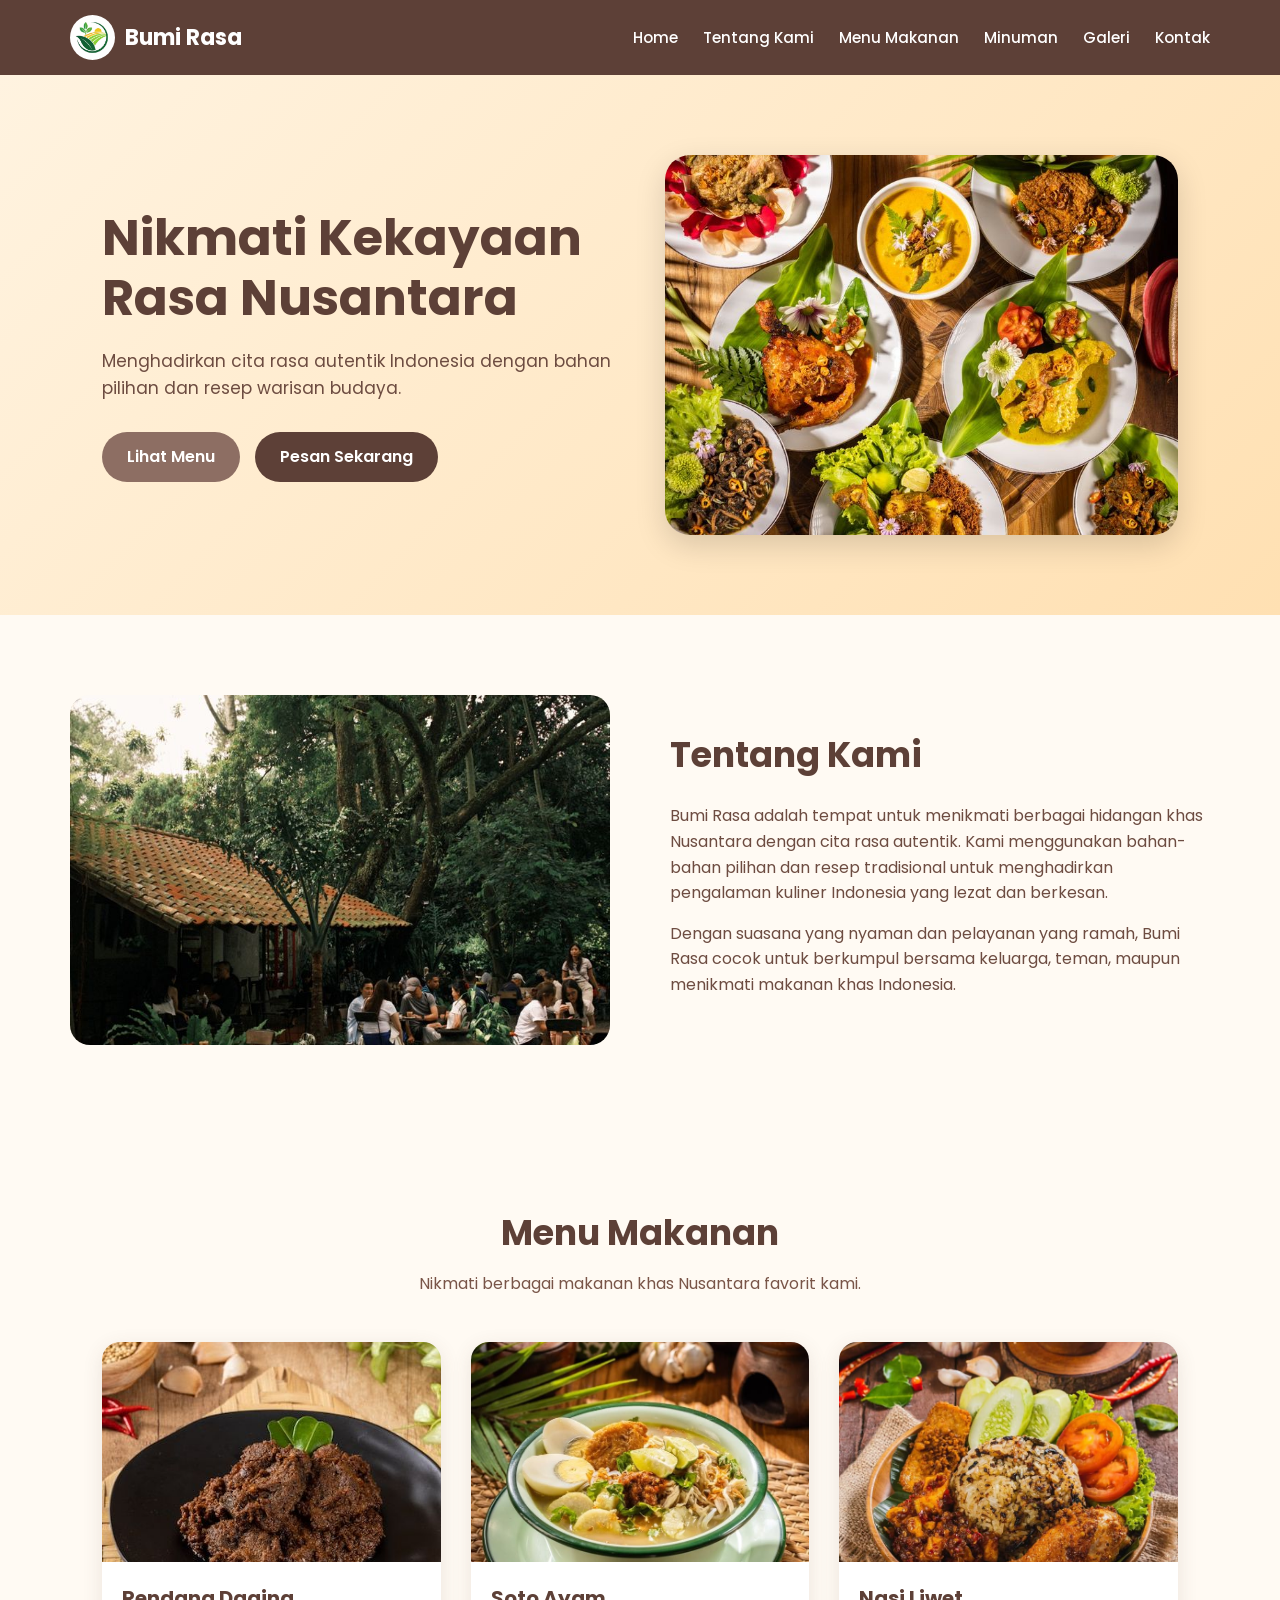
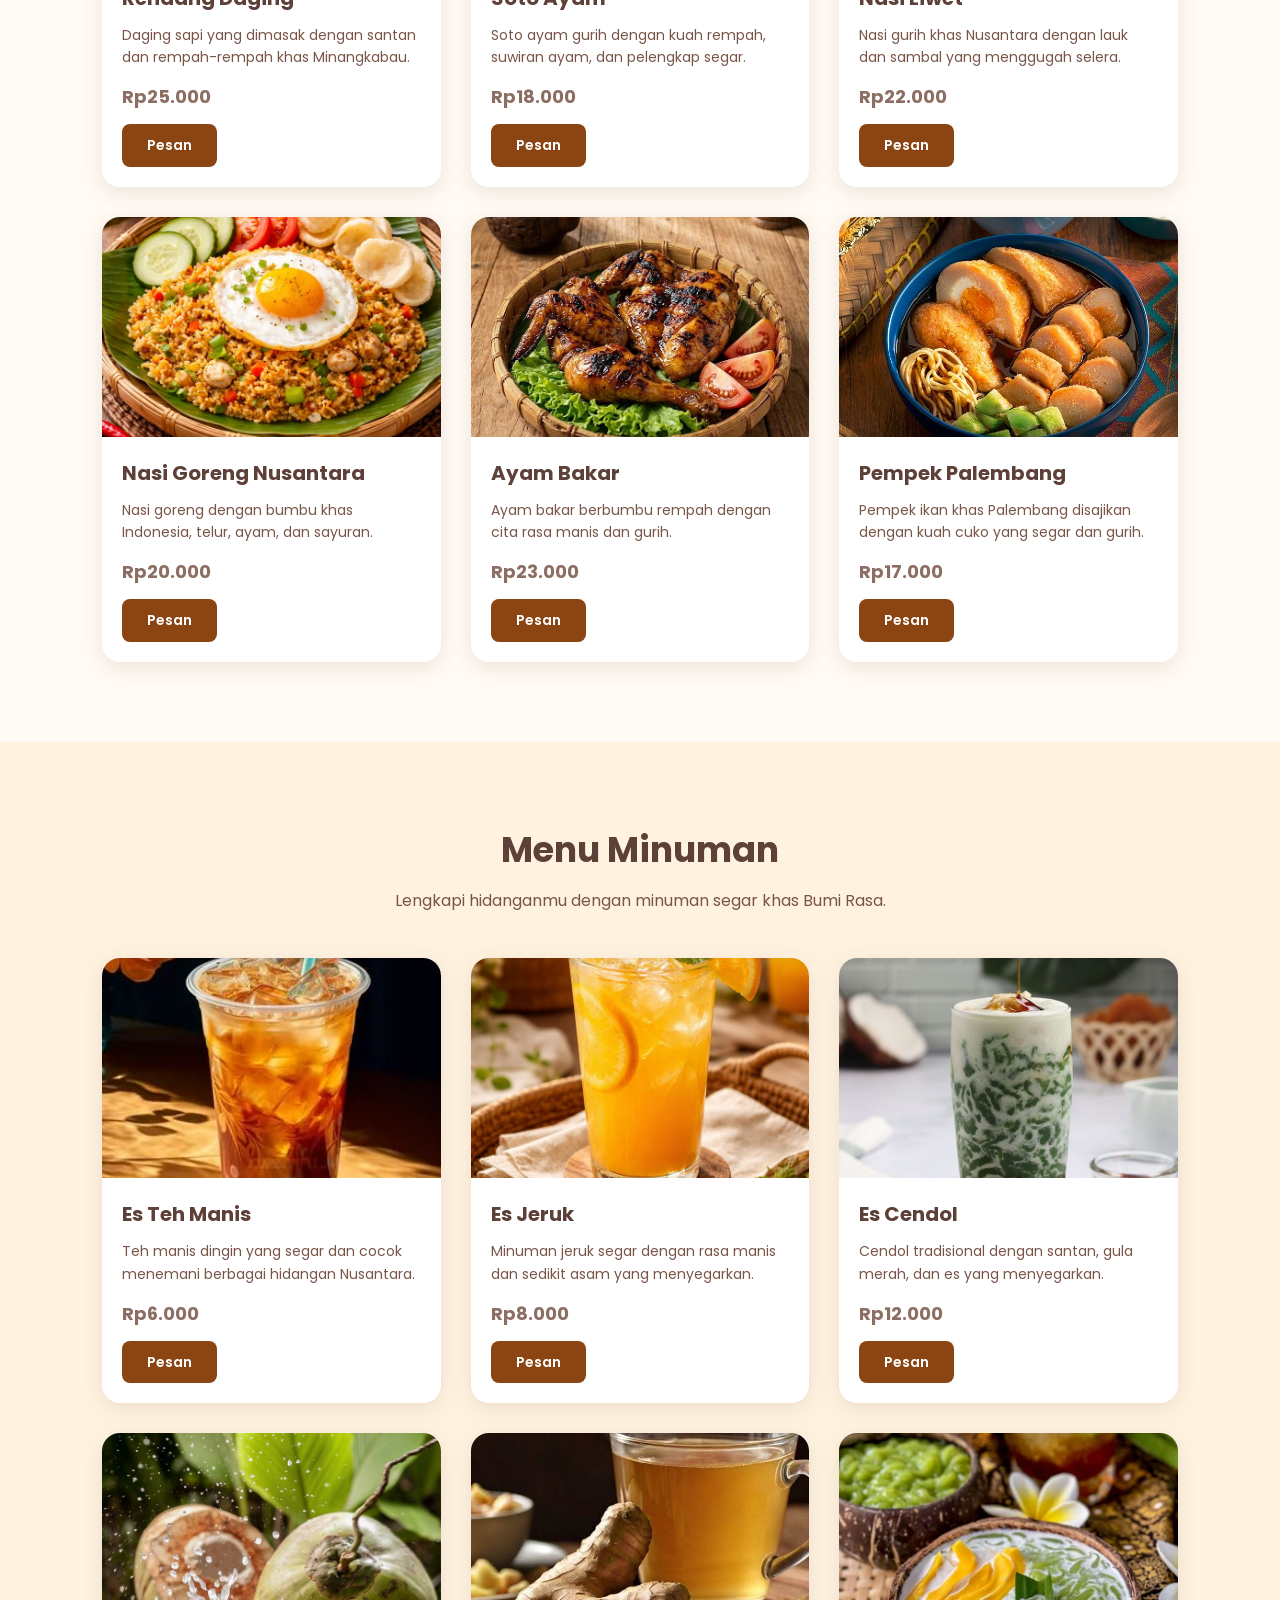
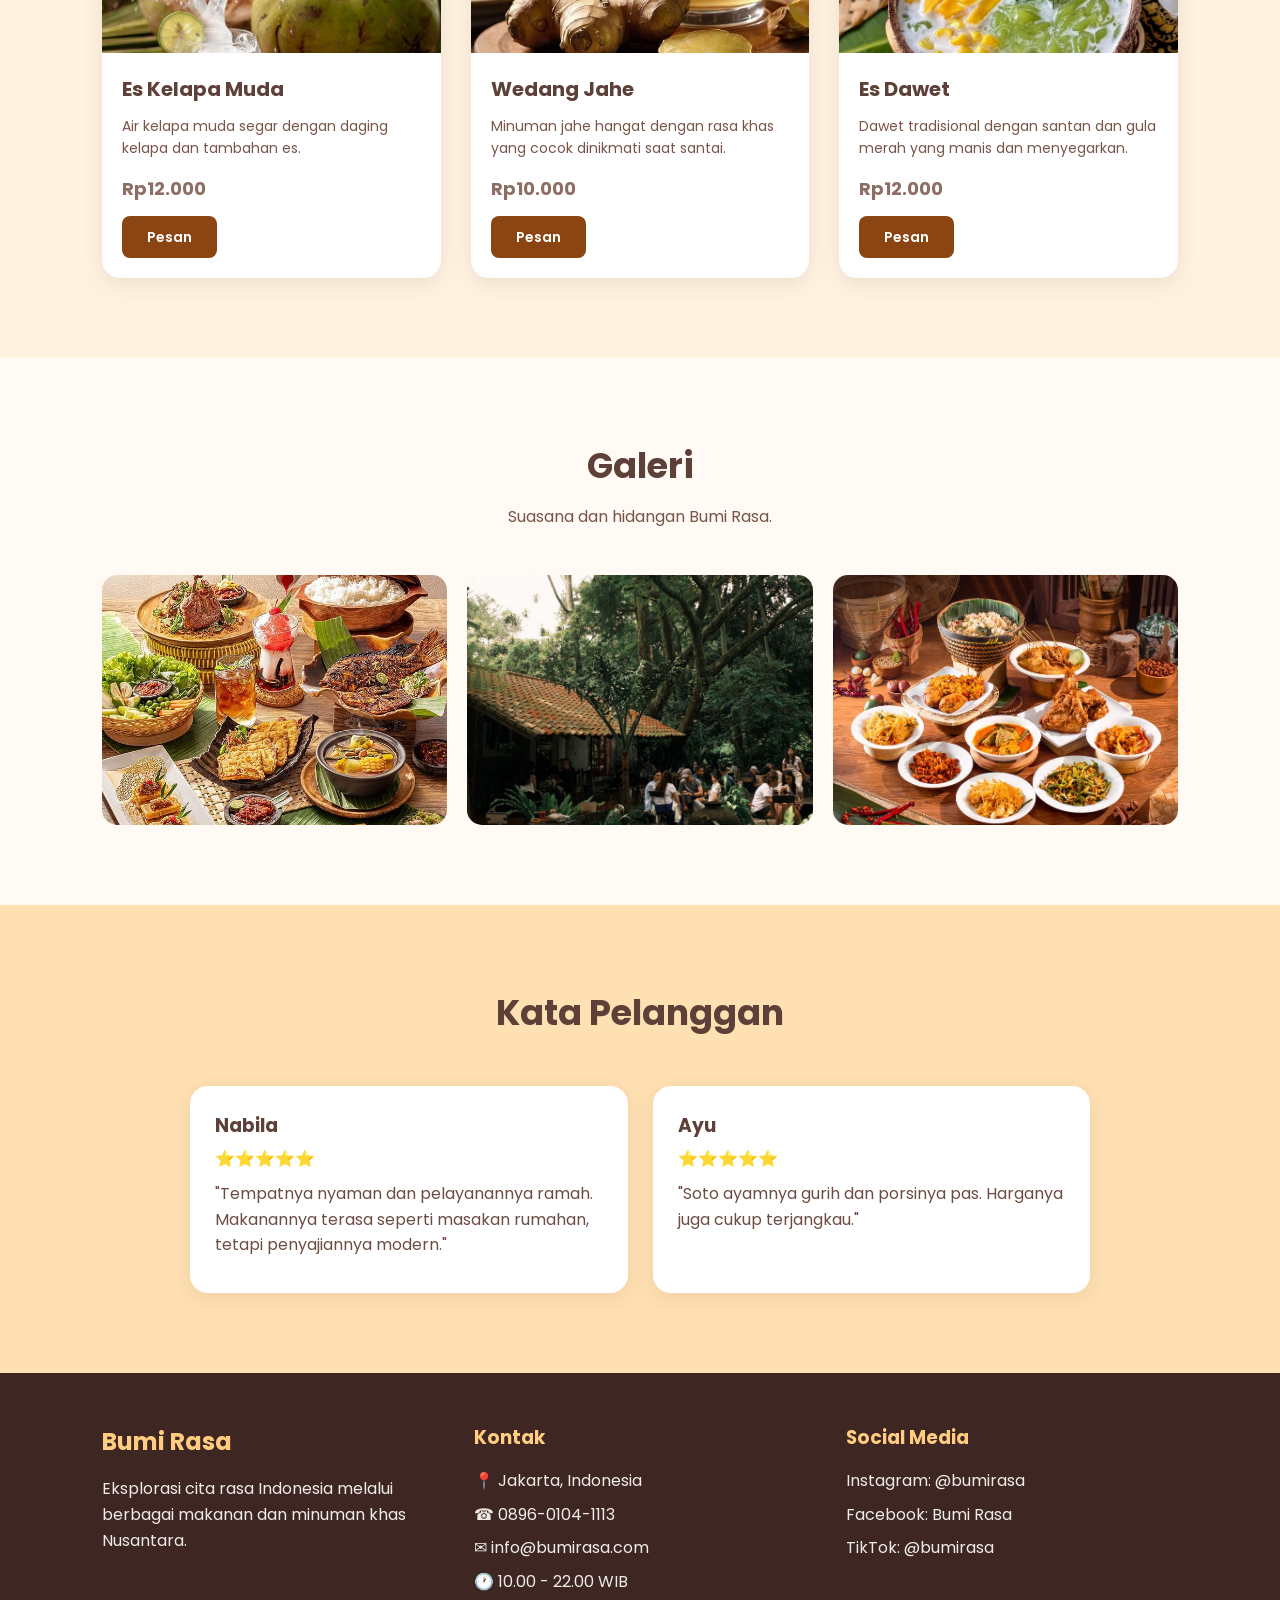
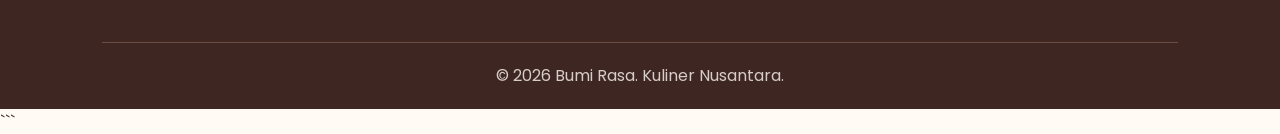
<file: projectweb_kedainusantara/index.htm>
<!DOCTYPE html>
<html lang="id">

<head>
    <meta charset="UTF-8">
    <meta name="viewport" content="width=device-width, initial-scale=1.0">

    <title>Bumi Rasa | Eksplorasi Cita Rasa Indonesia</title>

    <link rel="stylesheet" href="style.css">

    <!-- Google Fonts -->
    <link href="https://fonts.googleapis.com/css2?family=Poppins:wght@300;400;500;600;700&display=swap"
        rel="stylesheet">
</head>

<body>

    <!-- NAVBAR -->
    <header>
        <nav class="navbar">

            <div class="logo">
                <img src="logobumirasa.jpg" alt="Logo Bumi Rasa">
                <h2>Bumi Rasa</h2>
            </div>

            <ul class="nav-menu">
                <li><a href="#home">Home</a></li>
                <li><a href="#about">Tentang Kami</a></li>
                <li><a href="#menu">Menu Makanan</a></li>
                <li><a href="#minuman">Minuman</a></li>
                <li><a href="#gallery">Galeri</a></li>
                <li><a href="#contact">Kontak</a></li>
            </ul>

            <div class="hamburger">
                <span></span>
                <span></span>
                <span></span>
            </div>

        </nav>
    </header>


    <!-- HERO -->
    <section class="hero" id="home">

        <div class="hero-content">

            <div class="hero-text">

                <h1>
                    Nikmati Kekayaan
                    <br>
                    Rasa Nusantara
                </h1>

                <p>
                    Menghadirkan cita rasa autentik Indonesia
                    dengan bahan pilihan dan resep warisan budaya.
                </p>

                <div class="hero-button">
                    <a href="#menu" class="btn primary">Lihat Menu</a>
                    <a href="#contact" class="btn secondary">Pesan Sekarang</a>
                </div>

            </div>

            <div class="hero-image">
                <img src="makanannusantara.jpg" alt="Makanan Nusantara">
            </div>

        </div>

    </section>


    <!-- TENTANG KAMI -->
    <section class="about" id="about">

        <div class="about-image">
            <img src="suasanabumirasa.jpg" alt="Suasana Bumi Rasa">
        </div>

        <div class="about-text">

            <h2>Tentang Kami</h2>

            <p>
                Bumi Rasa adalah tempat untuk menikmati berbagai
                hidangan khas Nusantara dengan cita rasa autentik.
                Kami menggunakan bahan-bahan pilihan dan resep
                tradisional untuk menghadirkan pengalaman kuliner
                Indonesia yang lezat dan berkesan.
            </p>

            <p>
                Dengan suasana yang nyaman dan pelayanan yang ramah,
                Bumi Rasa cocok untuk berkumpul bersama keluarga,
                teman, maupun menikmati makanan khas Indonesia.
            </p>

        </div>

    </section>


    <!-- MENU MAKANAN -->
    <section class="menu" id="menu">

        <div class="section-title">
            <h2>Menu Makanan</h2>
            <p>Nikmati berbagai makanan khas Nusantara favorit kami.</p>
        </div>

        <div class="menu-container">

            <!-- Rendang -->
            <div class="menu-card">
                <img src="rendang.jpg" alt="Rendang">

                <div class="menu-info">
                    <h3>Rendang Daging</h3>

                    <p>
                        Daging sapi yang dimasak dengan santan
                        dan rempah-rempah khas Minangkabau.
                    </p>

                    <h4>Rp25.000</h4>
                    <a href="#contact" class="btn-pesan">Pesan</a>
                </div>
            </div>


            <!-- Soto Ayam -->
            <div class="menu-card">
                <img src="Soto Ayam Banjar.jpg" alt="Soto Ayam">

                <div class="menu-info">
                    <h3>Soto Ayam</h3>

                    <p>
                        Soto ayam gurih dengan kuah rempah,
                        suwiran ayam, dan pelengkap segar.
                    </p>

                    <h4>Rp18.000</h4>
                    <a href="#contact" class="btn-pesan">Pesan</a>
                </div>
            </div>


            <!-- Nasi Liwet -->
            <div class="menu-card">
                <img src="Nasi Liwet.jpg" alt="Nasi Liwet">

                <div class="menu-info">
                    <h3>Nasi Liwet</h3>

                    <p>
                        Nasi gurih khas Nusantara dengan lauk
                        dan sambal yang menggugah selera.
                    </p>

                    <h4>Rp22.000</h4>
                    <a href="#contact" class="btn-pesan">Pesan</a>
                </div>
            </div>


            <!-- Nasi Goreng -->
            <div class="menu-card">
                <img src="nasgor.jpg" alt="Nasi Goreng">

                <div class="menu-info">
                    <h3>Nasi Goreng Nusantara</h3>

                    <p>
                        Nasi goreng dengan bumbu khas Indonesia,
                        telur, ayam, dan sayuran.
                    </p>

                    <h4>Rp20.000</h4>
                    <a href="#contact" class="btn-pesan">Pesan</a>
                </div>
            </div>


            <!-- Ayam Bakar -->
            <div class="menu-card">
                <img src="ayambakar.jpg" alt="Ayam Bakar">

                <div class="menu-info">
                    <h3>Ayam Bakar</h3>

                    <p>
                        Ayam bakar berbumbu rempah dengan
                        cita rasa manis dan gurih.
                    </p>

                    <h4>Rp23.000</h4>
                    <a href="#contact" class="btn-pesan">Pesan</a>
                </div>
            </div>


            <!-- Pempek -->
            <div class="menu-card">
                <img src="pempek.jpg" alt="Pempek">

                <div class="menu-info">
                    <h3>Pempek Palembang</h3>

                    <p>
                        Pempek ikan khas Palembang disajikan
                        dengan kuah cuko yang segar dan gurih.
                    </p>

                    <h4>Rp17.000</h4>
                    <a href="#contact" class="btn-pesan">Pesan</a>
                </div>
            </div>

        </div>

    </section>


    <!-- MENU MINUMAN -->
    <section class="menu minuman" id="minuman">

        <div class="section-title">
            <h2>Menu Minuman</h2>
            <p>Lengkapi hidanganmu dengan minuman segar khas Bumi Rasa.</p>
        </div>

        <div class="menu-container">

            <!-- Es Teh -->
            <div class="menu-card">
                <img src="fotominuman.jpg" alt="Es Teh Manis">

                <div class="menu-info">
                    <h3>Es Teh Manis</h3>

                    <p>
                        Teh manis dingin yang segar dan cocok
                        menemani berbagai hidangan Nusantara.
                    </p>

                    <h4>Rp6.000</h4>
                    <a href="#contact" class="btn-pesan">Pesan</a>
                </div>
            </div>


            <!-- Es Jeruk -->
            <div class="menu-card">
                <img src="es jeruk.jpg" alt="Es Jeruk">

                <div class="menu-info">
                    <h3>Es Jeruk</h3>

                    <p>
                        Minuman jeruk segar dengan rasa manis
                        dan sedikit asam yang menyegarkan.
                    </p>

                    <h4>Rp8.000</h4>
                    <a href="#contact" class="btn-pesan">Pesan</a>
                </div>
            </div>


            <!-- Es Cendol -->
            <div class="menu-card">
                <img src="cendol.jpg" alt="Es Cendol">

                <div class="menu-info">
                    <h3>Es Cendol</h3>

                    <p>
                        Cendol tradisional dengan santan,
                        gula merah, dan es yang menyegarkan.
                    </p>

                    <h4>Rp12.000</h4>
                    <a href="#contact" class="btn-pesan">Pesan</a>
                </div>
            </div>


            <!-- Es Kelapa -->
            <div class="menu-card">
                <img src="kelapamuda.jpg" alt="Es Kelapa Muda">

                <div class="menu-info">
                    <h3>Es Kelapa Muda</h3>

                    <p>
                        Air kelapa muda segar dengan daging
                        kelapa dan tambahan es.
                    </p>

                    <h4>Rp12.000</h4>
                    <a href="#contact" class="btn-pesan">Pesan</a>
                </div>
            </div>


            <!-- Wedang Jahe -->
            <div class="menu-card">
                <img src="wedangjahe.jpg" alt="Wedang Jahe">

                <div class="menu-info">
                    <h3>Wedang Jahe</h3>

                    <p>
                        Minuman jahe hangat dengan rasa khas
                        yang cocok dinikmati saat santai.
                    </p>

                    <h4>Rp10.000</h4>
                    <a href="#contact" class="btn-pesan">Pesan</a>
                </div>
            </div>


            <!-- Es Dawet -->
            <div class="menu-card">
                <img src="dawt.jpg" alt="Es Dawet">

                <div class="menu-info">
                    <h3>Es Dawet</h3>

                    <p>
                        Dawet tradisional dengan santan dan
                        gula merah yang manis dan menyegarkan.
                    </p>

                    <h4>Rp12.000</h4>
                    <a href="#contact" class="btn-pesan">Pesan</a>
                </div>
            </div>

        </div>

    </section>


    <!-- GALERI -->
    <section class="gallery" id="gallery">

        <div class="section-title">
            <h2>Galeri</h2>
            <p>Suasana dan hidangan Bumi Rasa.</p>
        </div>

        <div class="gallery-container">

            <div class="gallery-item">
                <img src="nusantarabumirasa.jpg" alt="Makanan Nusantara">
            </div>

            <div class="gallery-item">
                <img src="suasanabumirasa.jpg" alt="Suasana Restoran">
            </div>

            <div class="gallery-item">
                <img src="hidangannusantara.jpg" alt="Hidangan Bumi Rasa">
            </div>

        </div>

    </section>


    <!-- TESTIMONI -->
    <section class="testimoni">

        <div class="section-title">
            <h2>Kata Pelanggan</h2>
        </div>

        <div class="testimoni-container">

            <div class="test-card">

                <h3>Nabila</h3>

                <p>⭐⭐⭐⭐⭐</p>

                <p>
                    "Tempatnya nyaman dan pelayanannya ramah.
                    Makanannya terasa seperti masakan rumahan,
                    tetapi penyajiannya modern."
                </p>

            </div>


            <div class="test-card">

                <h3>Ayu</h3>

                <p>⭐⭐⭐⭐⭐</p>

                <p>
                    "Soto ayamnya gurih dan porsinya pas.
                    Harganya juga cukup terjangkau."
                </p>

            </div>

        </div>

    </section>


    <!-- FOOTER / KONTAK -->
    <footer id="contact">

        <div class="footer-container">

            <!-- Informasi -->
            <div class="footer-box">

                <h2>Bumi Rasa</h2>

                <p>
                    Eksplorasi cita rasa Indonesia melalui
                    berbagai makanan dan minuman khas Nusantara.
                </p>

            </div>


            <!-- Kontak -->
            <div class="footer-box">

                <h3>Kontak</h3>

                <p>📍 Jakarta, Indonesia</p>
                <p>☎ 0896-0104-1113</p>
                <p>✉ info@bumirasa.com</p>
                <p>🕐 10.00 - 22.00 WIB</p>

            </div>


            <!-- Social Media -->
            <div class="footer-box">

                <h3>Social Media</h3>

                <p>Instagram: @bumirasa</p>
                <p>Facebook: Bumi Rasa</p>
                <p>TikTok: @bumirasa</p>

            </div>

        </div>

        <p class="copyright">
            &copy; 2026 Bumi Rasa. Kuliner Nusantara.
        </p>

    </footer>


    <script src="script.js"></script>

</body>
</html>
```
</file>
<file: projectweb_kedainusantara/style.css>
* {
    margin: 0;
    padding: 0;
    box-sizing: border-box;
}

html {
    scroll-behavior: smooth;
}

body {
    font-family: 'Poppins', sans-serif;
    background-color: #fffaf3;
    color: #3e2723;
    line-height: 1.6;
}

img {
    max-width: 100%;
    display: block;
}

a {
    text-decoration: none;
}


/* ================================
   NAVBAR
================================ */

header {
    background-color: #5d4037;
    position: sticky;
    top: 0;
    z-index: 1000;
}

.navbar {
    max-width: 1200px;
    margin: auto;
    padding: 15px 30px;

    display: flex;
    align-items: center;
    justify-content: space-between;
}

.logo {
    display: flex;
    align-items: center;
    gap: 10px;
    color: white;
}

.logo img {
    width: 45px;
    height: 45px;
    object-fit: cover;
    border-radius: 50%;
}

.logo h2 {
    font-size: 22px;
}

.nav-menu {
    display: flex;
    gap: 25px;
    list-style: none;
}

.nav-menu a {
    color: white;
    font-size: 15px;
    font-weight: 500;
    transition: 0.3s;
}

.nav-menu a:hover {
    color: #ffcc80;
}


/* ================================
   HAMBURGER
================================ */

.hamburger {
    display: none;
    cursor: pointer;
}

.hamburger span {
    display: block;
    width: 28px;
    height: 3px;
    margin: 5px 0;
    background-color: white;
    border-radius: 5px;
}


/* ================================
   HERO
================================ */

.hero {
    padding: 80px 8%;
    background: linear-gradient(
        135deg,
        #fff3e0,
        #ffe0b2
    );
}

.hero-content {
    max-width: 1200px;
    margin: auto;

    display: flex;
    align-items: center;
    justify-content: space-between;
    gap: 50px;
}

.hero-text {
    flex: 1;
}

.hero-text h1 {
    font-size: 50px;
    line-height: 1.2;
    color: #5d4037;
    margin-bottom: 20px;
}

.hero-text p {
    font-size: 17px;
    margin-bottom: 30px;
    color: #6d4c41;
}

.hero-button {
    display: flex;
    gap: 15px;
}

.btn {
    display: inline-block;
    padding: 12px 25px;
    border-radius: 25px;
    font-weight: 600;
    transition: 0.3s;
}

.btn.primary {
    background-color: #8d6e63;
    color: white;
}

.btn.secondary {
    background-color: #5d4037;
    color: white;
}

.btn:hover {
    transform: translateY(-3px);
    opacity: 0.9;
}

.hero-image {
    flex: 1;
}

.hero-image img {
    width: 100%;
    max-width: 550px;
    height: 380px;
    object-fit: cover;
    border-radius: 25px;
    box-shadow: 0 10px 30px rgba(0, 0, 0, 0.15);
}


/* ================================
   ABOUT
================================ */

.about {
    max-width: 1200px;
    margin: auto;
    padding: 80px 30px;

    display: flex;
    align-items: center;
    gap: 60px;
}

.about-image {
    flex: 1;
}

.about-image img {
    width: 100%;
    height: 350px;
    object-fit: cover;
    border-radius: 20px;
}

.about-text {
    flex: 1;
}

.about-text h2 {
    font-size: 35px;
    color: #5d4037;
    margin-bottom: 20px;
}

.about-text p {
    margin-bottom: 15px;
    color: #6d4c41;
}


/* ================================
   JUDUL SECTION
================================ */

.section-title {
    text-align: center;
    margin-bottom: 45px;
}

.section-title h2 {
    font-size: 35px;
    color: #5d4037;
    margin-bottom: 10px;
}

.section-title p {
    color: #795548;
}


/* ================================
   MENU MAKANAN & MINUMAN
================================ */

.menu {
    padding: 80px 8%;
    background-color: #fffaf3;
}

.minuman {
    background-color: #fff3e0;
}

.menu-container {
    max-width: 1200px;
    margin: auto;

    display: grid;
    grid-template-columns: repeat(3, 1fr);
    gap: 30px;
}


/* ================================
   MENU CARD
================================ */

.menu-card {
    background-color: white;
    border-radius: 18px;
    overflow: hidden;

    box-shadow: 0 5px 20px rgba(93, 64, 55, 0.12);

    transition: 0.3s;
}

/* =========================
   TOMBOL PESAN
========================= */

.btn-pesan {
    display: inline-block;
    margin-top: 12px;
    padding: 10px 25px;
    background-color: #8b4513;
    color: #ffffff;
    text-decoration: none;
    border-radius: 8px;
    font-size: 14px;
    font-weight: 600;
    text-align: center;
    transition: all 0.3s ease;
}

.btn-pesan:hover {
    background-color: #6f3410;
    transform: translateY(-2px);
    box-shadow: 0 5px 12px rgba(0, 0, 0, 0.2);
}

/* Harga */
.menu-info h4 {
    margin-top: 15px;
    margin-bottom: 0;
    font-size: 18px;
    color: #8b4513;
}

/* Isi kartu menu */
.menu-info {
    padding: 20px;
}

.menu-card:hover {
    transform: translateY(-8px);
    box-shadow: 0 10px 25px rgba(93, 64, 55, 0.2);
}

.menu-card img {
    width: 100%;
    height: 220px;
    object-fit: cover;
}

.menu-info {
    padding: 20px;
}

.menu-info h3 {
    font-size: 20px;
    color: #5d4037;
    margin-bottom: 10px;
}

.menu-info p {
    font-size: 14px;
    color: #795548;
    margin-bottom: 15px;
}

.menu-info h4 {
    font-size: 18px;
    color: #8d6e63;
}


/* ================================
   GALERI
================================ */

.gallery {
    padding: 80px 8%;
    background-color: #fffaf3;
}

.gallery-container {
    max-width: 1200px;
    margin: auto;

    display: grid;
    grid-template-columns: repeat(3, 1fr);
    gap: 20px;
}

.gallery-item {
    overflow: hidden;
    border-radius: 15px;
}

.gallery-item img {
    width: 100%;
    height: 250px;
    object-fit: cover;
    transition: 0.4s;
}

.gallery-item img:hover {
    transform: scale(1.08);
}


/* ================================
   TESTIMONI
================================ */

.testimoni {
    padding: 80px 8%;
    background-color: #ffe0b2;
}

.testimoni-container {
    max-width: 900px;
    margin: auto;

    display: grid;
    grid-template-columns: repeat(2, 1fr);
    gap: 25px;
}

.test-card {
    background-color: white;
    padding: 25px;
    border-radius: 18px;

    box-shadow: 0 5px 20px rgba(93, 64, 55, 0.1);
}

.test-card h3 {
    color: #5d4037;
    margin-bottom: 5px;
}

.test-card p {
    color: #6d4c41;
    margin-bottom: 10px;
}


/* ================================
   FOOTER
================================ */

footer {
    background-color: #3e2723;
    color: white;
    padding: 50px 8% 20px;
}

.footer-container {
    max-width: 1200px;
    margin: auto;

    display: grid;
    grid-template-columns: repeat(3, 1fr);
    gap: 40px;
}

.footer-box h2,
.footer-box h3 {
    margin-bottom: 15px;
    color: #ffcc80;
}

.footer-box p {
    margin-bottom: 8px;
    color: #efebe9;
}

.copyright {
    text-align: center;
    margin-top: 40px;
    padding-top: 20px;

    border-top: 1px solid #6d4c41;
    color: #d7ccc8;
}


/* ================================
   TABLET
================================ */

@media (max-width: 900px) {

    .nav-menu {
        gap: 15px;
    }

    .nav-menu a {
        font-size: 13px;
    }

    .hero-text h1 {
        font-size: 40px;
    }

    .menu-container {
        grid-template-columns: repeat(2, 1fr);
    }

    .gallery-container {
        grid-template-columns: repeat(2, 1fr);
    }

}


/* ================================
   HP / MOBILE
================================ */

@media (max-width: 650px) {

    .navbar {
        padding: 12px 20px;
    }

    .logo h2 {
        font-size: 18px;
    }

    .nav-menu {
        display: none;
    }

    .hamburger {
        display: block;
    }


    /* HERO */

    .hero {
        padding: 60px 20px;
    }

    .hero-content {
        flex-direction: column;
        text-align: center;
    }

    .hero-text h1 {
        font-size: 35px;
    }

    .hero-text p {
        font-size: 15px;
    }

    .hero-button {
        justify-content: center;
        flex-wrap: wrap;
    }

    .hero-image img {
        height: 280px;
    }


    /* ABOUT */

    .about {
        flex-direction: column;
        padding: 60px 20px;
        gap: 30px;
    }

    .about-text {
        text-align: center;
    }

    .about-text h2 {
        font-size: 30px;
    }


    /* MENU */

    .menu {
        padding: 60px 20px;
    }

    .section-title h2 {
        font-size: 30px;
    }

    .menu-container {
        grid-template-columns: 1fr;
    }

    .menu-card img {
        height: 230px;
    }


    /* GALERI */

    .gallery {
        padding: 60px 20px;
    }

    .gallery-container {
        grid-template-columns: 1fr;
    }


    /* TESTIMONI */

    .testimoni {
        padding: 60px 20px;
    }

    .testimoni-container {
        grid-template-columns: 1fr;
    }


    /* FOOTER */

    footer {
        padding: 40px 20px 20px;
    }

    .footer-container {
        grid-template-columns: 1fr;
        text-align: center;
    }

}
</file>
